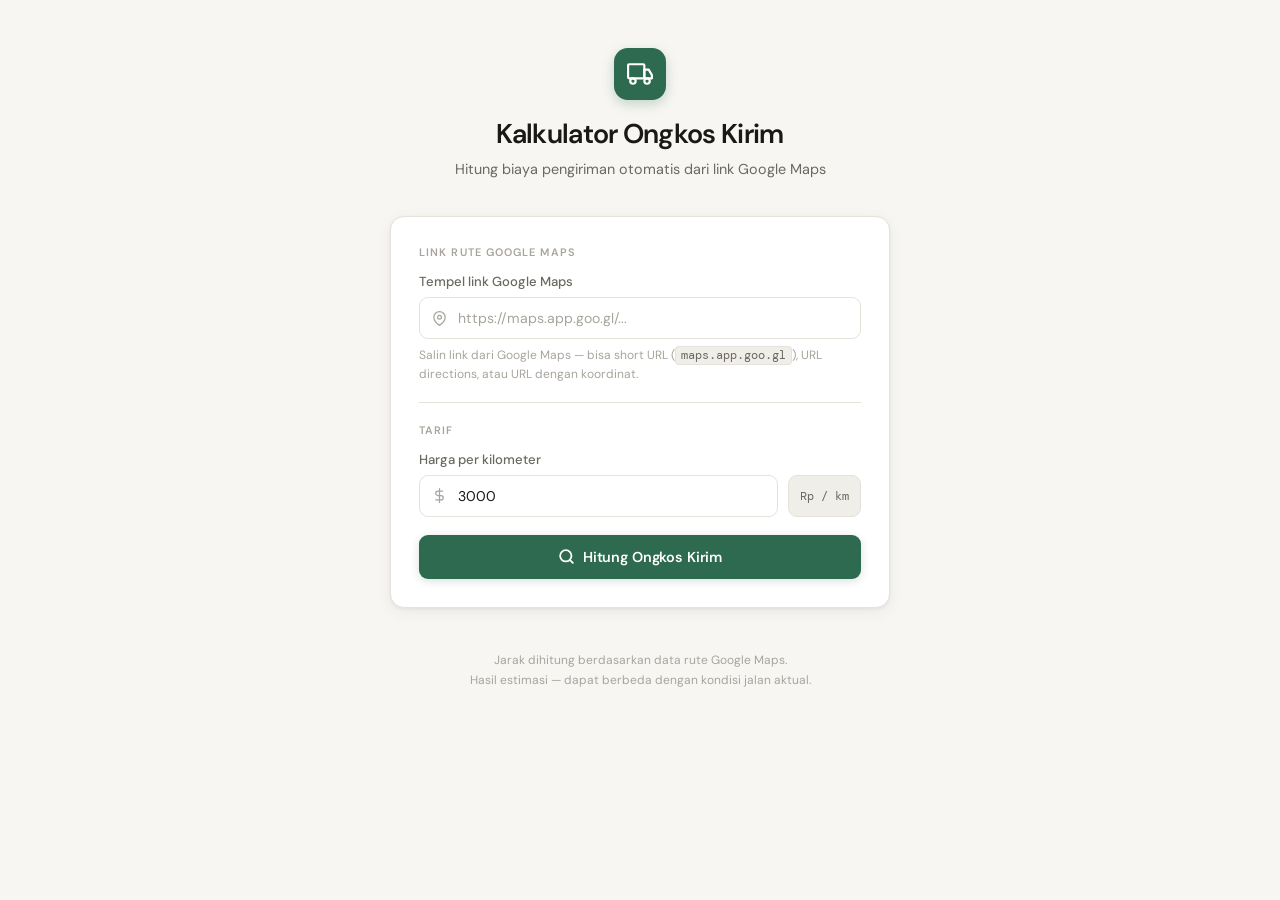
<file: cl.html>
<!DOCTYPE html>
<html lang="id">
<head>
  <meta charset="UTF-8" />
  <meta name="viewport" content="width=device-width, initial-scale=1.0"/>
  <title>Kalkulator Ongkos Kirim</title>
  <link href="https://fonts.googleapis.com/css2?family=DM+Sans:ital,opsz,wght@0,9..40,300;0,9..40,400;0,9..40,500;0,9..40,600&family=DM+Mono:wght@400;500&display=swap" rel="stylesheet"/>
  <style>
    *, *::before, *::after { box-sizing: border-box; margin: 0; padding: 0; }

    :root {
      --bg: #F7F6F3;
      --surface: #FFFFFF;
      --surface-2: #F0EEE9;
      --border: #E5E2DB;
      --text: #1A1917;
      --text-2: #6B6860;
      --text-3: #A8A49D;
      --accent: #2D6A4F;
      --accent-light: #D8F3DC;
      --accent-dark: #1B4332;
      --warn: #C0392B;
      --warn-light: #FEF0EE;
      --warn-border: #F5C6C2;
      --shadow: 0 1px 3px rgba(0,0,0,0.06), 0 4px 16px rgba(0,0,0,0.06);
      --radius: 14px;
      --radius-sm: 9px;
    }

    body {
      font-family: 'DM Sans', sans-serif;
      background: var(--bg);
      color: var(--text);
      min-height: 100vh;
      display: flex;
      flex-direction: column;
      align-items: center;
      padding: 48px 16px 80px;
    }

    header {
      text-align: center;
      margin-bottom: 36px;
    }

    .logo-mark {
      display: inline-flex;
      align-items: center;
      justify-content: center;
      width: 52px; height: 52px;
      background: var(--accent);
      border-radius: 14px;
      margin-bottom: 18px;
      box-shadow: 0 4px 12px rgba(45,106,79,0.25);
    }

    h1 {
      font-size: 1.7rem;
      font-weight: 600;
      letter-spacing: -0.025em;
      color: var(--text);
      line-height: 1.2;
    }

    p.subtitle {
      margin-top: 8px;
      color: var(--text-2);
      font-size: 0.9rem;
      font-weight: 400;
      line-height: 1.5;
    }

    .card {
      background: var(--surface);
      border-radius: var(--radius);
      border: 1px solid var(--border);
      box-shadow: var(--shadow);
      padding: 28px;
      width: 100%;
      max-width: 500px;
      margin-bottom: 14px;
    }

    .section-label {
      font-size: 0.68rem;
      font-weight: 600;
      letter-spacing: 0.1em;
      text-transform: uppercase;
      color: var(--text-3);
      margin-bottom: 14px;
    }

    .field {
      margin-bottom: 18px;
    }

    .field label {
      display: block;
      font-size: 0.82rem;
      font-weight: 500;
      color: var(--text-2);
      margin-bottom: 7px;
    }

    .input-wrap {
      position: relative;
      display: flex;
      align-items: center;
    }

    .input-icon {
      position: absolute;
      left: 13px;
      color: var(--text-3);
      pointer-events: none;
      display: flex;
    }

    input[type="text"], input[type="number"] {
      width: 100%;
      padding: 11px 13px 11px 38px;
      border: 1.5px solid var(--border);
      border-radius: var(--radius-sm);
      font-family: inherit;
      font-size: 0.88rem;
      color: var(--text);
      background: var(--surface);
      transition: border-color 0.15s, box-shadow 0.15s;
      outline: none;
      -webkit-appearance: none;
      appearance: none;
    }

    input:focus {
      border-color: var(--accent);
      box-shadow: 0 0 0 3px rgba(45,106,79,0.12);
    }

    input::placeholder { color: var(--text-3); }

    .hint {
      margin-top: 7px;
      font-size: 0.75rem;
      color: var(--text-3);
      line-height: 1.55;
    }

    .hint code {
      font-family: 'DM Mono', monospace;
      background: var(--surface-2);
      padding: 1px 5px;
      border-radius: 4px;
      font-size: 0.72rem;
      color: var(--text-2);
      border: 1px solid var(--border);
    }

    .divider {
      height: 1px;
      background: var(--border);
      margin: 6px 0 20px;
    }

    .rate-row {
      display: flex;
      align-items: center;
      gap: 10px;
    }
    .rate-row .input-wrap { flex: 1; }

    .unit-badge {
      font-family: 'DM Mono', monospace;
      font-size: 0.75rem;
      color: var(--text-2);
      background: var(--surface-2);
      padding: 0 11px;
      border-radius: var(--radius-sm);
      border: 1.5px solid var(--border);
      height: 42px;
      display: flex;
      align-items: center;
      white-space: nowrap;
      flex-shrink: 0;
    }

    .calc-btn {
      width: 100%;
      padding: 13px;
      background: var(--accent);
      color: white;
      border: none;
      border-radius: var(--radius-sm);
      font-family: inherit;
      font-size: 0.9rem;
      font-weight: 600;
      cursor: pointer;
      transition: background 0.15s, transform 0.1s, box-shadow 0.15s;
      display: flex;
      align-items: center;
      justify-content: center;
      gap: 8px;
      letter-spacing: -0.01em;
      box-shadow: 0 2px 8px rgba(45,106,79,0.2);
    }
    .calc-btn:hover { background: var(--accent-dark); box-shadow: 0 4px 12px rgba(45,106,79,0.3); }
    .calc-btn:active { transform: scale(0.99); }
    .calc-btn:disabled { background: var(--text-3); box-shadow: none; cursor: not-allowed; }

    .spinner {
      width: 16px; height: 16px;
      border: 2px solid rgba(255,255,255,0.3);
      border-top-color: white;
      border-radius: 50%;
      animation: spin 0.7s linear infinite;
      display: none;
    }
    @keyframes spin { to { transform: rotate(360deg); } }

    /* Error */
    .error-box {
      background: var(--warn-light);
      border: 1px solid var(--warn-border);
      border-radius: var(--radius-sm);
      padding: 13px 15px;
      font-size: 0.82rem;
      color: var(--warn);
      display: none;
      margin-top: 14px;
      line-height: 1.6;
      white-space: pre-line;
    }

    /* Result */
    .result-card {
      background: var(--surface);
      border-radius: var(--radius);
      border: 1px solid var(--border);
      box-shadow: var(--shadow);
      padding: 26px 28px;
      width: 100%;
      max-width: 500px;
      display: none;
      animation: fadeUp 0.28s ease;
    }
    @keyframes fadeUp {
      from { opacity: 0; transform: translateY(8px); }
      to { opacity: 1; transform: translateY(0); }
    }

    .result-header {
      display: flex;
      align-items: center;
      gap: 11px;
      margin-bottom: 22px;
    }
    .check-icon {
      width: 34px; height: 34px;
      background: var(--accent-light);
      border-radius: 50%;
      display: flex; align-items: center; justify-content: center;
      flex-shrink: 0;
    }
    .result-title {
      font-size: 0.9rem;
      font-weight: 600;
      color: var(--text);
    }
    .result-sub {
      font-size: 0.77rem;
      color: var(--text-3);
      margin-top: 2px;
    }

    .info-pill {
      display: flex;
      align-items: flex-start;
      gap: 8px;
      background: var(--surface-2);
      border: 1px solid var(--border);
      border-radius: var(--radius-sm);
      padding: 11px 13px;
      margin-bottom: 14px;
      font-size: 0.78rem;
      color: var(--text-2);
      line-height: 1.55;
      display: none;
    }
    .info-pill svg { flex-shrink: 0; margin-top: 1px; }

    .stats-grid {
      display: grid;
      grid-template-columns: 1fr 1fr;
      gap: 10px;
      margin-bottom: 14px;
    }
    .stat-box {
      background: var(--surface-2);
      border: 1px solid var(--border);
      border-radius: var(--radius-sm);
      padding: 14px 16px;
    }
    .stat-label {
      font-size: 0.68rem;
      font-weight: 600;
      text-transform: uppercase;
      letter-spacing: 0.08em;
      color: var(--text-3);
      margin-bottom: 5px;
    }
    .stat-value {
      font-family: 'DM Mono', monospace;
      font-size: 1.15rem;
      font-weight: 500;
      color: var(--text);
      letter-spacing: -0.01em;
    }

    .total-row {
      background: var(--accent);
      border-radius: var(--radius-sm);
      padding: 18px 20px;
      display: flex;
      align-items: center;
      justify-content: space-between;
      gap: 12px;
    }
    .total-label {
      font-size: 0.85rem;
      font-weight: 500;
      color: rgba(255,255,255,0.8);
    }
    .total-value {
      font-family: 'DM Mono', monospace;
      font-size: 1.4rem;
      font-weight: 500;
      color: white;
      letter-spacing: -0.02em;
    }

    /* Manual fallback */
    #manualSection {
      margin-top: 20px;
      padding-top: 0;
    }
    .manual-btn {
      width: 100%;
      padding: 12px;
      background: var(--surface-2);
      color: var(--text-2);
      border: 1.5px solid var(--border);
      border-radius: var(--radius-sm);
      font-family: inherit;
      font-size: 0.88rem;
      font-weight: 600;
      cursor: pointer;
      transition: background 0.15s;
      display: flex; align-items: center; justify-content: center; gap: 8px;
    }
    .manual-btn:hover { background: var(--border); }

    footer {
      margin-top: 28px;
      text-align: center;
      font-size: 0.75rem;
      color: var(--text-3);
      line-height: 1.7;
    }

    @media (max-width: 420px) {
      body { padding: 32px 12px 60px; }
      .stats-grid { grid-template-columns: 1fr; }
      h1 { font-size: 1.45rem; }
      .card, .result-card { padding: 22px 18px; }
    }
  </style>
</head>
<body>

  <header>
    <div class="logo-mark">
      <svg width="26" height="26" viewBox="0 0 24 24" fill="none" stroke="white" stroke-width="2" stroke-linecap="round" stroke-linejoin="round">
        <rect x="1" y="3" width="15" height="13" rx="1"/><path d="M16 8h4l3 5v3h-7V8z"/><circle cx="5.5" cy="18.5" r="2.5"/><circle cx="18.5" cy="18.5" r="2.5"/>
      </svg>
    </div>
    <h1>Kalkulator Ongkos Kirim</h1>
    <p class="subtitle">Hitung biaya pengiriman otomatis dari link Google Maps</p>
  </header>

  <div class="card">
    <p class="section-label">Link Rute Google Maps</p>

    <div class="field">
      <label>Tempel link Google Maps</label>
      <div class="input-wrap">
        <span class="input-icon">
          <svg width="15" height="15" viewBox="0 0 24 24" fill="none" stroke="currentColor" stroke-width="2" stroke-linecap="round" stroke-linejoin="round">
            <path d="M21 10c0 7-9 13-9 13s-9-6-9-13a9 9 0 0118 0z"/><circle cx="12" cy="10" r="3"/>
          </svg>
        </span>
        <input type="text" id="mapsLink" placeholder="https://maps.app.goo.gl/..." autocomplete="off"/>
      </div>
      <p class="hint">
        Salin link dari Google Maps — bisa short URL (<code>maps.app.goo.gl</code>), URL directions, atau URL dengan koordinat.
      </p>
    </div>

    <div class="divider"></div>
    <p class="section-label">Tarif</p>

    <div class="field">
      <label>Harga per kilometer</label>
      <div class="rate-row">
        <div class="input-wrap">
          <span class="input-icon">
            <svg width="15" height="15" viewBox="0 0 24 24" fill="none" stroke="currentColor" stroke-width="2" stroke-linecap="round" stroke-linejoin="round">
              <line x1="12" y1="1" x2="12" y2="23"/><path d="M17 5H9.5a3.5 3.5 0 000 7h5a3.5 3.5 0 010 7H6"/>
            </svg>
          </span>
          <input type="number" id="ratePerKm" value="3000" min="0" step="100"/>
        </div>
        <span class="unit-badge">Rp / km</span>
      </div>
    </div>

    <button class="calc-btn" id="calcBtn" onclick="calculate()">
      <div class="spinner" id="spinner"></div>
      <svg id="btnIcon" width="17" height="17" viewBox="0 0 24 24" fill="none" stroke="currentColor" stroke-width="2.5" stroke-linecap="round" stroke-linejoin="round">
        <circle cx="11" cy="11" r="8"/><line x1="21" y1="21" x2="16.65" y2="16.65"/>
      </svg>
      Hitung Ongkos Kirim
    </button>

    <div class="error-box" id="errorBox"></div>
    <div id="manualSection" style="display:none"></div>
  </div>

  <div class="result-card" id="resultCard">
    <div class="result-header">
      <div class="check-icon">
        <svg width="16" height="16" viewBox="0 0 24 24" fill="none" stroke="#2D6A4F" stroke-width="2.5" stroke-linecap="round" stroke-linejoin="round">
          <polyline points="20 6 9 17 4 12"/>
        </svg>
      </div>
      <div>
        <div class="result-title" id="resultTitle">Hasil Kalkulasi</div>
        <div class="result-sub" id="resultSub">—</div>
      </div>
    </div>

    <div class="info-pill" id="infoPill">
      <svg width="13" height="13" viewBox="0 0 24 24" fill="none" stroke="#2D6A4F" stroke-width="2" stroke-linecap="round" stroke-linejoin="round">
        <circle cx="12" cy="12" r="10"/><line x1="12" y1="8" x2="12" y2="12"/><line x1="12" y1="16" x2="12.01" y2="16"/>
      </svg>
      <span id="infoPillText"></span>
    </div>

    <div class="stats-grid">
      <div class="stat-box">
        <div class="stat-label">Jarak Tempuh</div>
        <div class="stat-value" id="distValue">—</div>
      </div>
      <div class="stat-box">
        <div class="stat-label">Tarif / km</div>
        <div class="stat-value" id="rateValue">—</div>
      </div>
    </div>

    <div class="total-row">
      <span class="total-label">Total Ongkos Kirim</span>
      <span class="total-value" id="totalValue">—</span>
    </div>
  </div>

  <footer>
    Jarak dihitung berdasarkan data rute Google Maps.<br/>
    Hasil estimasi — dapat berbeda dengan kondisi jalan aktual.
  </footer>

  <script>
    // ─── Utilities ────────────────────────────────────────────────
    const fmt = n => "Rp " + Math.round(n).toLocaleString("id-ID");

    function showError(msg) {
      const b = document.getElementById("errorBox");
      b.textContent = msg;
      b.style.display = "block";
    }
    function hideError() { document.getElementById("errorBox").style.display = "none"; }

    function setLoading(on) {
      const btn = document.getElementById("calcBtn");
      document.getElementById("spinner").style.display = on ? "block" : "none";
      document.getElementById("btnIcon").style.display = on ? "none" : "block";
      btn.disabled = on;
    }

    function showResult(km, rate, subtitle, info) {
      const total = km * rate;
      document.getElementById("distValue").textContent = km.toFixed(2) + " km";
      document.getElementById("rateValue").textContent = fmt(rate);
      document.getElementById("totalValue").textContent = fmt(total);
      document.getElementById("resultSub").textContent = subtitle || "Rute berhasil diproses";

      const pill = document.getElementById("infoPill");
      if (info) {
        document.getElementById("infoPillText").textContent = info;
        pill.style.display = "flex";
      } else {
        pill.style.display = "none";
      }
      document.getElementById("resultCard").style.display = "block";
    }

    // ─── Haversine (garis lurus, km) ──────────────────────────────
    function haversine(lat1, lon1, lat2, lon2) {
      const R = 6371, rad = Math.PI / 180;
      const dLat = (lat2 - lat1) * rad, dLon = (lon2 - lon1) * rad;
      const a = Math.sin(dLat/2)**2 + Math.cos(lat1*rad)*Math.cos(lat2*rad)*Math.sin(dLon/2)**2;
      return R * 2 * Math.atan2(Math.sqrt(a), Math.sqrt(1-a));
    }

    // ─── URL parsers ───────────────────────────────────────────────
    // Ekstrak semua pasangan koordinat dari teks URL
    function extractAllCoords(text) {
      const re = /(-?\d{1,3}\.\d{4,}),(-?\d{1,3}\.\d{4,})/g;
      const results = [];
      let m;
      while ((m = re.exec(text)) !== null) {
        const lat = parseFloat(m[1]), lng = parseFloat(m[2]);
        if (lat >= -90 && lat <= 90 && lng >= -180 && lng <= 180)
          results.push({ lat, lng });
      }
      return results;
    }

    // Format: /dir/orig/dest dengan nama atau coords
    function extractDirCoords(url) {
      // /dir/lat,lng/lat,lng
      const m = url.match(/\/dir\/(-?\d+\.?\d*),(-?\d+\.?\d*)\/(-?\d+\.?\d*),(-?\d+\.?\d*)/);
      if (m) return {
        origin: { lat: +m[1], lng: +m[2] },
        dest: { lat: +m[3], lng: +m[4] }
      };
      return null;
    }

    // @lat,lng,zoom atau !3d !4d
    function extractSingleCoord(url) {
      let m;
      m = url.match(/@(-?\d+\.?\d+),(-?\d+\.?\d+)/);
      if (m) return { lat: +m[1], lng: +m[2] };
      m = url.match(/!3d(-?\d+\.?\d+)!4d(-?\d+\.?\d+)/);
      if (m) return { lat: +m[1], lng: +m[2] };
      return null;
    }

    // Cari pasangan (origin, dest) dari waypoints dalam URL yang sudah di-expand
    function extractWaypoints(text) {
      // !2m... patterns in place data
      const coords = extractAllCoords(text);
      // Filter out unlikely coords (NaN, zeros, etc.)
      const valid = coords.filter(c => !(c.lat === 0 && c.lng === 0));
      if (valid.length >= 2) {
        return { origin: valid[0], dest: valid[valid.length - 1] };
      }
      return null;
    }

    // ─── Resolve short URL via CORS proxy ─────────────────────────
    async function resolveViaProxy(url) {
      const proxy = `https://api.allorigins.win/get?url=${encodeURIComponent(url)}`;
      const res = await fetch(proxy, { signal: AbortSignal.timeout(10000) });
      if (!res.ok) throw new Error("Proxy error " + res.status);
      return res.json(); // { contents, status: { url } }
    }

    // ─── Main calculate ────────────────────────────────────────────
    async function calculate() {
      hideError();
      document.getElementById("resultCard").style.display = "none";
      document.getElementById("manualSection").style.display = "none";

      const rawLink = document.getElementById("mapsLink").value.trim();
      const rate    = parseFloat(document.getElementById("ratePerKm").value);

      if (!rawLink) { showError("Masukkan link Google Maps terlebih dahulu."); return; }
      if (!/google|goo\.gl|maps\.app/i.test(rawLink)) {
        showError("Link tidak dikenali. Pastikan menggunakan link dari Google Maps."); return;
      }
      if (!rate || rate <= 0) { showError("Masukkan tarif per kilometer yang valid."); return; }

      setLoading(true);

      try {
        let km = null;
        let info = "";
        let subtitle = "Rute berhasil diproses";

        // ── Step 1: coba parse URL langsung ──
        const dir = extractDirCoords(rawLink);
        if (dir) {
          const straight = haversine(dir.origin.lat, dir.origin.lng, dir.dest.lat, dir.dest.lng);
          km = straight * 1.3;
          info = "Jarak estimasi jalan (faktor koreksi ×1.3 dari garis lurus antar koordinat).";
          subtitle = "Rute dari koordinat URL";
        }

        // ── Step 2: resolve via proxy ──
        if (!km) {
          let resolved;
          try {
            const data = await resolveViaProxy(rawLink);
            resolved = data;
          } catch (e) {
            // proxy gagal, lanjut fallback
          }

          if (resolved) {
            // Final URL dari proxy
            const finalUrl = (resolved.status && resolved.status.url) || "";
            const body     = resolved.contents || "";

            // Coba parse coords dari final URL
            if (finalUrl) {
              const d2 = extractDirCoords(finalUrl);
              if (d2) {
                km = haversine(d2.origin.lat, d2.origin.lng, d2.dest.lat, d2.dest.lng) * 1.3;
                info = "Estimasi jarak jalan (×1.3 dari garis lurus).";
                subtitle = "Rute dari URL yang di-resolve";
              }
              if (!km) {
                const wp = extractWaypoints(finalUrl);
                if (wp) {
                  km = haversine(wp.origin.lat, wp.origin.lng, wp.dest.lat, wp.dest.lng) * 1.3;
                  info = "Estimasi dari waypoint pertama & terakhir (×1.3).";
                  subtitle = "Rute dari data waypoint";
                }
              }
            }

            // Coba parse dari body HTML
            if (!km && body) {
              // Cari jarak eksplisit dalam teks, e.g. "5.3 km" atau "5,3 km"
              const distRe = /\b(\d{1,4}[.,]\d{1,2})\s*km\b/gi;
              const matches = [...body.matchAll(distRe)];
              // Ambil nilai terbesar yang masuk akal (kemungkinan jarak rute, bukan skala peta)
              const vals = matches.map(m => parseFloat(m[1].replace(",", ".")))
                                  .filter(v => v > 0.1 && v < 5000)
                                  .sort((a,b) => b-a);
              if (vals.length) {
                km = vals[0];
                info = "Jarak diambil dari data halaman Google Maps.";
                subtitle = "Jarak rute dari Google Maps";
              }

              // Fallback: coords dari body
              if (!km) {
                const wp2 = extractWaypoints(body);
                if (wp2) {
                  km = haversine(wp2.origin.lat, wp2.origin.lng, wp2.dest.lat, wp2.dest.lng) * 1.3;
                  info = "Estimasi dari koordinat dalam halaman (×1.3).";
                  subtitle = "Rute dari data halaman";
                }
              }
            }
          }
        }

        // ── Step 3: fallback manual ──
        if (!km) {
          showError(
            "Tidak dapat mengekstrak jarak otomatis dari link ini.\n\n" +
            "Hal ini biasanya terjadi karena link adalah lokasi tunggal (bukan rute/directions).\n\n" +
            "Solusi: Di Google Maps, klik \"Rute\" → masukkan titik asal & tujuan → salin link baru dari browser.\n\n" +
            "Atau gunakan input manual di bawah."
          );
          showManualFallback(rate);
          setLoading(false);
          return;
        }

        showResult(km, rate, subtitle, info);

      } catch (e) {
        showError("Terjadi kesalahan: " + e.message + "\n\nCoba gunakan input manual di bawah.");
        showManualFallback(parseFloat(document.getElementById("ratePerKm").value));
      } finally {
        setLoading(false);
      }
    }

    // ─── Manual fallback UI ────────────────────────────────────────
    function showManualFallback(rate) {
      const sec = document.getElementById("manualSection");
      sec.style.display = "block";
      if (sec.innerHTML.trim()) return; // sudah ada
      sec.innerHTML = `
        <div class="divider" style="margin-top:14px"></div>
        <p class="section-label" style="margin-bottom:12px">Input Manual</p>
        <div class="field">
          <label>Jarak tempuh (km)</label>
          <div class="input-wrap">
            <span class="input-icon">
              <svg width="15" height="15" viewBox="0 0 24 24" fill="none" stroke="currentColor" stroke-width="2" stroke-linecap="round" stroke-linejoin="round">
                <path d="M3 12h18M3 6h18M3 18h12"/>
              </svg>
            </span>
            <input type="number" id="manualKm" placeholder="Contoh: 12.5" min="0.1" step="0.1"/>
          </div>
          <p class="hint">Lihat jarak di Google Maps, lalu ketik di sini (dalam kilometer).</p>
        </div>
        <button class="manual-btn" onclick="calcManual()">
          <svg width="15" height="15" viewBox="0 0 24 24" fill="none" stroke="currentColor" stroke-width="2" stroke-linecap="round" stroke-linejoin="round">
            <rect x="3" y="3" width="18" height="18" rx="2"/><line x1="9" y1="12" x2="15" y2="12"/><line x1="12" y1="9" x2="12" y2="15"/>
          </svg>
          Hitung dengan jarak manual
        </button>
      `;
    }

    function calcManual() {
      hideError();
      const km   = parseFloat(document.getElementById("manualKm")?.value);
      const rate = parseFloat(document.getElementById("ratePerKm").value);
      if (!km || km <= 0) { showError("Masukkan jarak yang valid."); return; }
      showResult(km, rate, "Input jarak manual", "");
    }

    // ─── Enter key shortcut ────────────────────────────────────────
    document.getElementById("mapsLink").addEventListener("keydown", e => {
      if (e.key === "Enter") calculate();
    });
  </script>
</body>
</html>
</file>
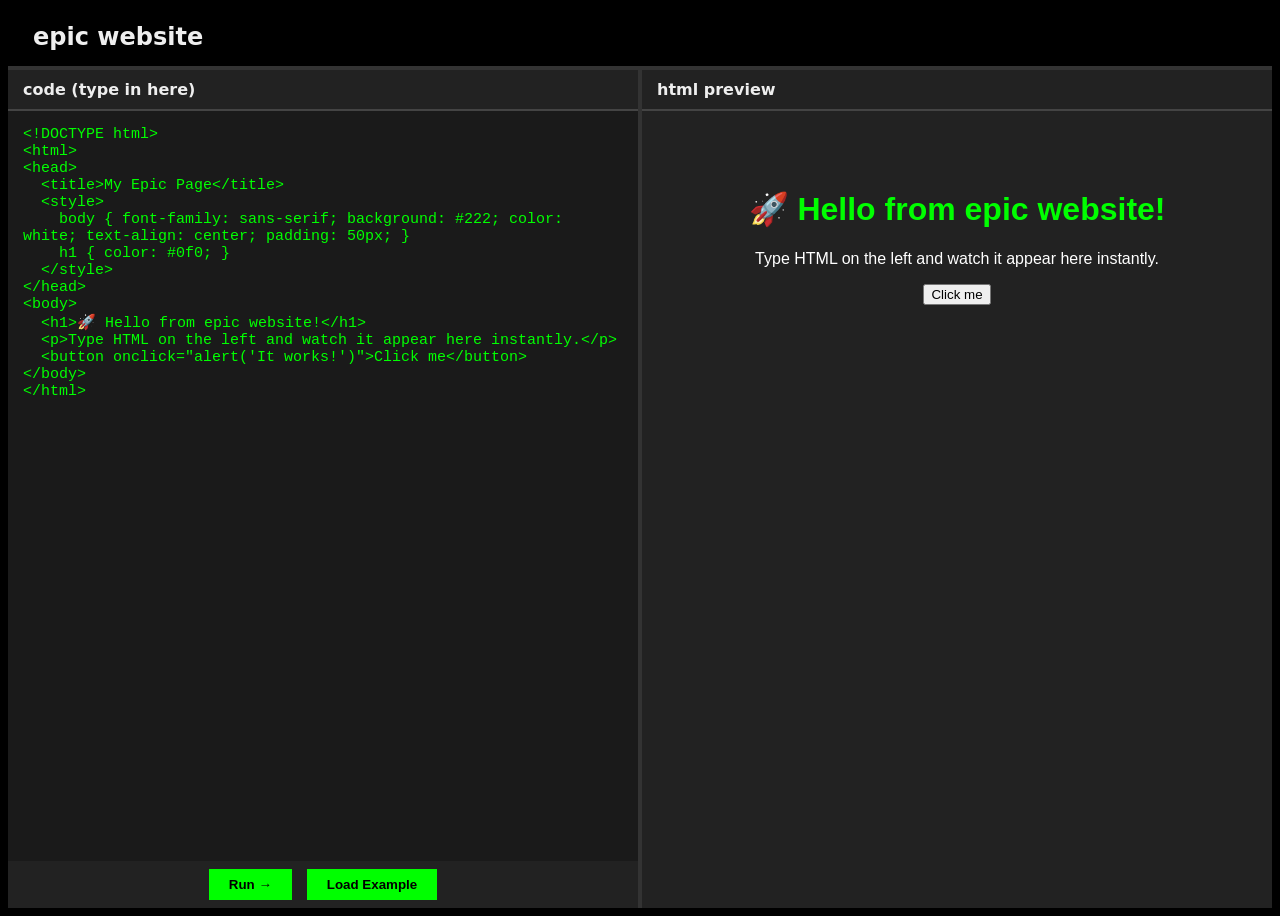
<file: lv.html>
<!DOCTYPE html>
<html lang="en">
<head>
<meta charset="UTF-8">
<title>epic website</title>
<style>
  body {
    margin: 0;
    font-family: system-ui, sans-serif;
    background: #111;
    color: #eee;
  }
  .container {
    height: 100vh;
    display: flex;
    flex-direction: column;
    border: 8px solid #000;
  }
  header {
    padding: 15px 25px;
    background: #000;
    font-size: 1.5rem;
    font-weight: bold;
    border-bottom: 4px solid #333;
  }
  .main {
    flex: 1;
    display: flex;
    overflow: hidden;
  }
  .panel {
    flex: 1;
    display: flex;
    flex-direction: column;
    border-right: 4px solid #333;
  }
  .panel:last-child {
    border-right: none;
  }
  .panel-header {
    padding: 10px 15px;
    background: #222;
    font-weight: 600;
    border-bottom: 2px solid #444;
  }
  textarea {
    flex: 1;
    background: #1a1a1a;
    color: #0f0;
    border: none;
    padding: 15px;
    font-family: monospace;
    font-size: 15px;
    resize: none;
    outline: none;
  }
  iframe {
    flex: 1;
    background: white;
    border: none;
    width: 100%;
  }
  .toolbar {
    padding: 8px;
    background: #222;
    text-align: center;
  }
  button {
    background: #0f0;
    color: black;
    border: none;
    padding: 8px 20px;
    font-weight: bold;
    cursor: pointer;
    margin: 0 5px;
  }
  button:hover {
    background: #0c0;
  }
</style>
</head>
<body>

<div class="container">
  <header>epic website</header>
  
  <div class="main">
    <!-- Code Panel -->
    <div class="panel">
      <div class="panel-header">code (type in here)</div>
      <textarea id="code" spellcheck="false"></textarea>
      <div class="toolbar">
        <button onclick="updatePreview()">Run →</button>
        <button onclick="resetExample()">Load Example</button>
      </div>
    </div>

    <!-- Preview Panel -->
    <div class="panel">
      <div class="panel-header">html preview</div>
      <iframe id="preview"></iframe>
    </div>
  </div>
</div>

<script>
// Default example code
const defaultCode = `<!DOCTYPE html>
<html>
<head>
  <title>My Epic Page</title>
  <style>
    body { font-family: sans-serif; background: #222; color: white; text-align: center; padding: 50px; }
    h1 { color: #0f0; }
  </style>
</head>
<body>
  <h1>🚀 Hello from epic website!</h1>
  <p>Type HTML on the left and watch it appear here instantly.</p>
  <button onclick="alert('It works!')">Click me</button>
</body>
</html>`;

// Elements
const textarea = document.getElementById('code');
const iframe = document.getElementById('preview');

// Update the preview
function updatePreview() {
  const code = textarea.value || '<h1 style="color:red">Nothing to preview yet...</h1>';
  const doc = iframe.contentDocument || iframe.contentWindow.document;
  doc.open();
  doc.write(code);
  doc.close();
}

// Live updates while typing (with a tiny delay so it doesn't lag)
let timeout;
textarea.addEventListener('input', () => {
  clearTimeout(timeout);
  timeout = setTimeout(updatePreview, 600);
});

// Load example
function resetExample() {
  textarea.value = defaultCode;
  updatePreview();
}

// Start it up
window.onload = () => {
  textarea.value = defaultCode;
  updatePreview();
};
</script>

</body>
</html>
</file>
